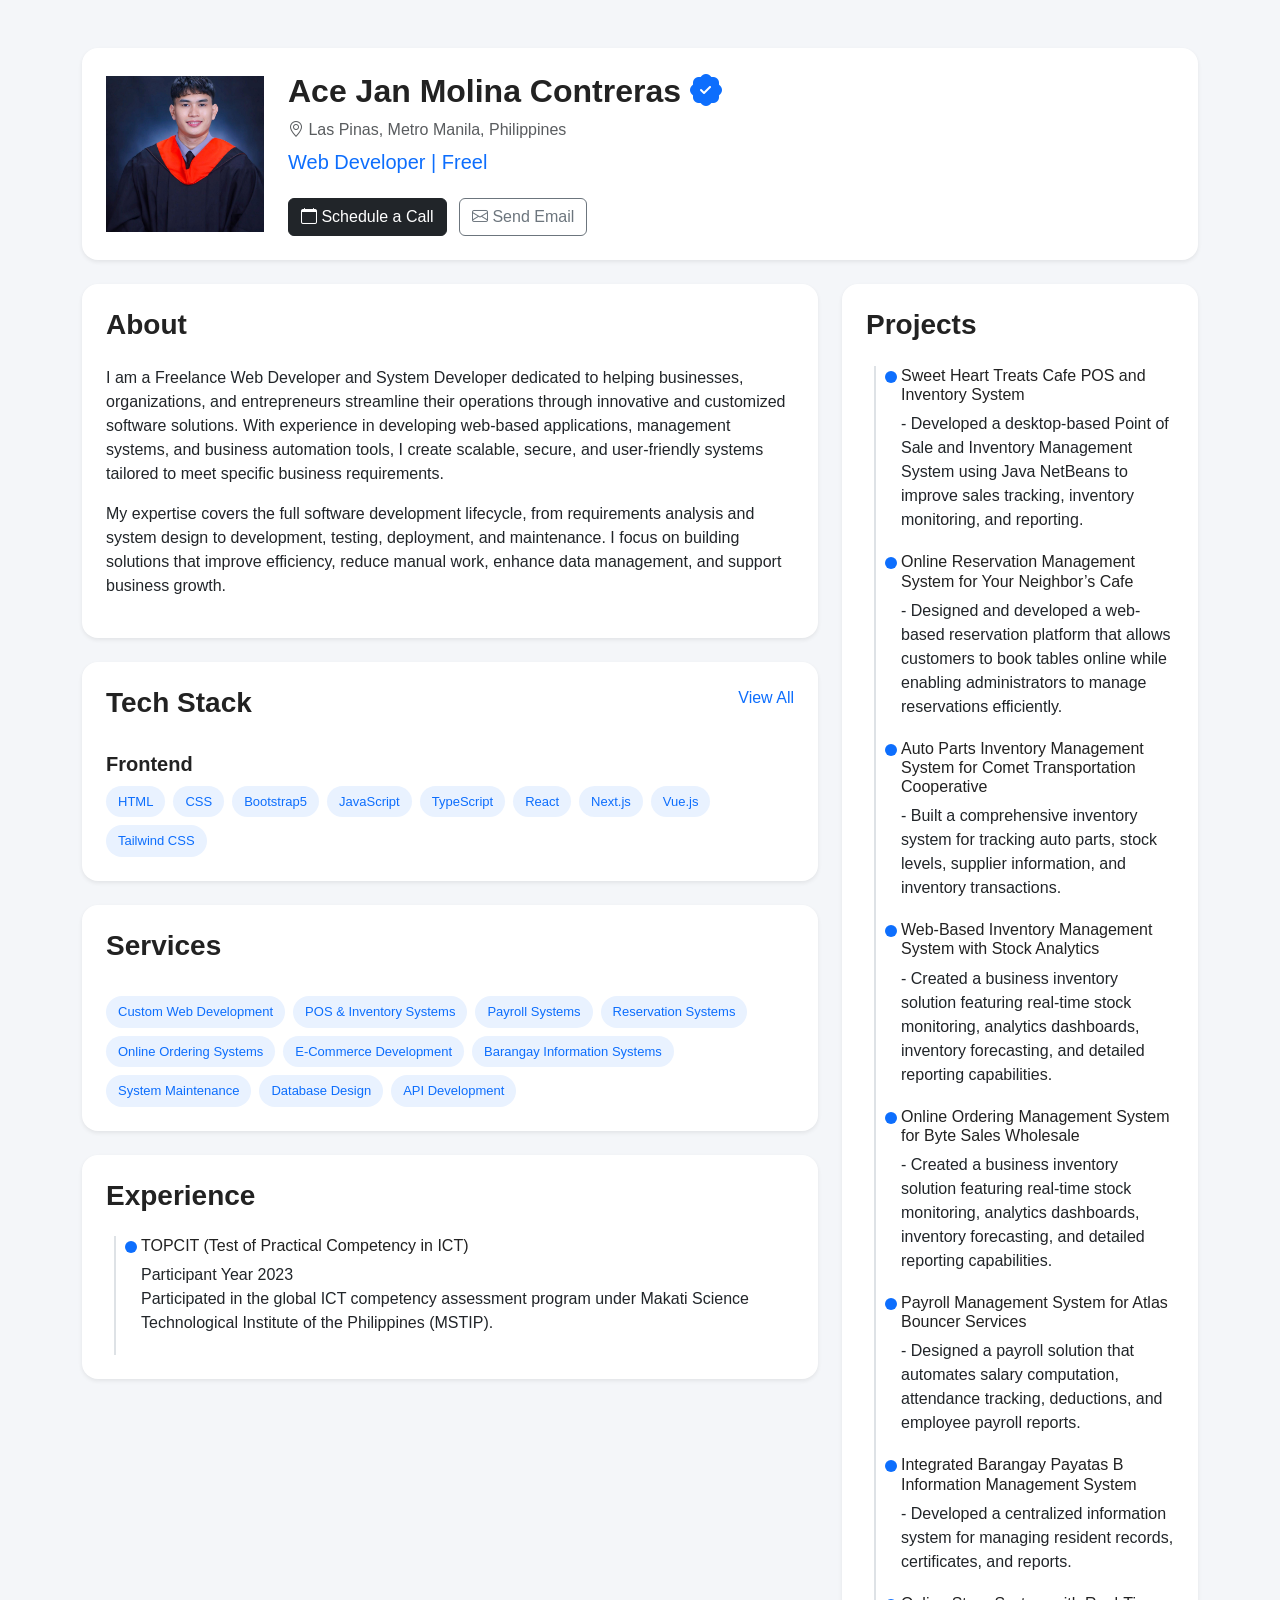
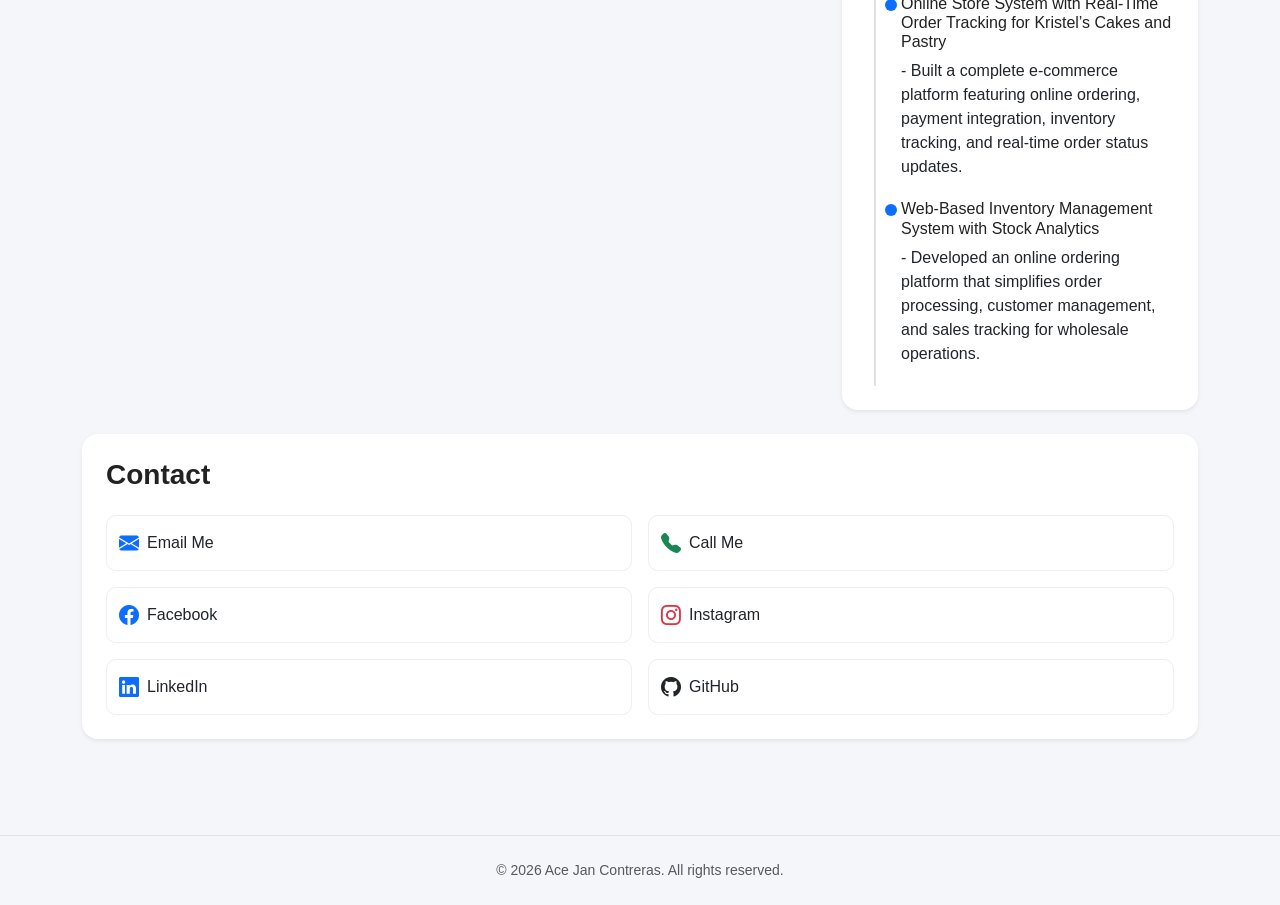
<file: index.html>
<!DOCTYPE html>
<html lang="en">
<head>
<meta charset="UTF-8">
<meta name="viewport" content="width=device-width, initial-scale=1.0">
<title>Developer Portfolio</title>

<link href="https://cdn.jsdelivr.net/npm/bootstrap@5.3.3/dist/css/bootstrap.min.css" rel="stylesheet">
<link href="https://cdn.jsdelivr.net/npm/bootstrap-icons/font/bootstrap-icons.css" rel="stylesheet">
<link href="assets/style.css" rel="stylesheet">
<script src="js/app.js"></script>
</head>

<body>

<div class="container py-5">

    <!-- PROFILE CARD -->
    <div class="card border-0 shadow-sm p-4 profile-card fade-card">
        <div class="row align-items-center">

            <div class="col-md-2 text-center">
                <div class="profile-container">
                    <img src="profile.jpg"
                        alt="Profile"
                        class="profile-img img-fluid">
                </div>
            </div>

            <div class="col-md-10">
                <div class="d-flex justify-content-between align-items-start flex-wrap">
                    <div>
                        <h2 class="fw-bold">
                            Ace Jan Molina Contreras
                            <i class="bi bi-patch-check-fill text-primary"></i>
                        </h2>

                        <p class="text-muted mb-2">
                            <i class="bi bi-geo-alt"></i>
                            Las Pinas, Metro Manila, Philippines
                        </p>

                        <h5 id="typing" class="typing-text"></h5>
                    </div>
                </div>

                <div class="mt-3">
                    <button class="btn btn-dark me-2">
                        <i class="bi bi-calendar"></i>
                        Schedule a Call
                    </button>

                    <a href="mailto:acejan08@gmail.com?subject=Project Inquiry&body=Hello, I would like to discuss a project with you."
                       class="btn btn-outline-secondary me-2">
                        <i class="bi bi-envelope"></i>
                        Send Email
                    </a>
                </div>
            </div>

        </div>
    </div>

    <!-- CONTENT ROW (LEFT + RIGHT FIXED) -->
    <div class="row mt-4">

        <!-- LEFT SIDE -->
        <div class="col-lg-8">

            <!-- ABOUT -->
            <div class="card border-0 shadow-sm p-4 mb-4 fade-card">
                <h3 class="fw-bold mb-4">About</h3>

                <p>
                    I am a Freelance Web Developer and System Developer dedicated to helping businesses, organizations, and entrepreneurs streamline their operations through innovative and customized software solutions. With experience in developing web-based applications, management systems, and business automation tools, I create scalable, secure, and user-friendly systems tailored to meet specific business requirements.
                </p>

                <p>
                    My expertise covers the full software development lifecycle, from requirements analysis and system design to development, testing, deployment, and maintenance. I focus on building solutions that improve efficiency, reduce manual work, enhance data management, and support business growth.
                </p>
            </div>

            <!-- TECH STACK -->
            <div class="card border-0 shadow-sm p-4 fade-card">
    <div class="d-flex justify-content-between">
        <h3 class="fw-bold">Tech Stack</h3>
        <a href="tech-stack.html" id="viewAllBtn" class="text-decoration-none">View All</a>
    </div>

    <div class="mt-4">

        <h5 class="fw-bold">Frontend</h5>
        <div class="tech-list">
            <span>HTML</span>
            <span>CSS</span>
            <span>Bootstrap5</span>
            <span>JavaScript</span>
            <span>TypeScript</span>
            <span>React</span>
            <span>Next.js</span>
            <span>Vue.js</span>
            <span>Tailwind CSS</span>
        </div>

        <!-- Hidden sections -->
        <div id="extraTech" style="display: none;">

            <h5 class="fw-bold mt-4">Backend</h5>
            <div class="tech-list">
                <span>Node.js</span>
                <span>Python</span>
                <span>PHP</span>
                <span>Laravel</span>
                <span>PostgreSQL</span>
                <span>MongoDB</span>
                <span>MySQL</span>
            </div>

            <h5 class="fw-bold mt-4">Programming Languages</h5>
            <div class="tech-list">
                <span>JAVA</span>
                <span>C++</span>
                <span>PYTHON</span>
                <span>C#</span>
                <span>RUBY</span>
                <span>PHP</span>
                <span>JAVASCRIPT</span>
            </div>

            <h5 class="fw-bold mt-4">Developer tools</h5>
            <div class="tech-list">
                <span>GIT</span>
                <span>GitHUB</span>
                <span>VS CODE</span>
                <span>PyCharm</span>
                <span>Discord</span>
                <span>Figma</span>
            </div>

        </div>
    </div>
</div>

            <!-- SERVICES -->
            <div class="card border-0 shadow-sm p-4 mt-4 fade-card">
                <h3 class="fw-bold mb-4">Services</h3>
                <div class="tech-list">
                    <span>Custom Web Development</span>
                    <span>POS & Inventory Systems</span>
                    <span>Payroll Systems</span>
                    <span>Reservation Systems</span>
                    <span>Online Ordering Systems</span>
                    <span>E-Commerce Development</span>
                    <span>Barangay Information Systems</span>
                    <span>System Maintenance</span>
                    <span>Database Design</span>
                    <span>API Development</span>
                </div>
            </div>

            <!-- EXPERIENCE -->
            <div class="card border-0 shadow-sm p-4 mt-4 fade-card">
                <h3 class="fw-bold mb-4">Experience</h3>
                <div class="timeline">
                    <div class="timeline-item">
                        <h6>TOPCIT (Test of Practical Competency in ICT)</h6>
                        <p>
                            Participant Year 2023<br>
                            Participated in the global ICT competency assessment program under Makati Science Technological Institute of the Philippines (MSTIP).
                        </p>
                    </div>
                </div>
            </div>

        </div>

        <!-- RIGHT SIDE -->
        <div class="col-lg-4">

            <!-- PROJECTS -->
            <div class="card border-0 shadow-sm p-4 fade-card">
                <h3 class="fw-bold mb-4">Projects</h3>

                <div class="timeline">

                    <div class="timeline-item">
                        <h6>Sweet Heart Treats Cafe POS and Inventory System</h6>
                        <p>- Developed a desktop-based Point of Sale and Inventory Management System using Java NetBeans to improve sales tracking, inventory monitoring, and reporting.</p>
                    </div>

                    <div class="timeline-item">
                        <h6>Online Reservation Management System for Your Neighbor’s Cafe</h6>
                        <p>- Designed and developed a web-based reservation platform that allows customers to book tables online while enabling administrators to manage reservations efficiently.</p>
                    </div>

                    <div class="timeline-item">
                        <h6>Auto Parts Inventory Management System for Comet Transportation Cooperative</h6>
                        <p>- Built a comprehensive inventory system for tracking auto parts, stock levels, supplier information, and inventory transactions.</p>
                    </div>

                    <div class="timeline-item">
                        <h6>Web-Based Inventory Management System with Stock Analytics</h6>
                        <p>- Created a business inventory solution featuring real-time stock monitoring, analytics dashboards, inventory forecasting, and detailed reporting capabilities.</p>
                    </div>

                    <div class="timeline-item">
                        <h6>Online Ordering Management System for Byte Sales Wholesale</h6>
                        <p>- Created a business inventory solution featuring real-time stock monitoring, analytics dashboards, inventory forecasting, and detailed reporting capabilities.</p>
                    </div>

                    <div class="timeline-item">
                        <h6>Payroll Management System for Atlas Bouncer Services</h6>
                        <p>- Designed a payroll solution that automates salary computation, attendance tracking, deductions, and employee payroll reports.</p>
                    </div>

                    <div class="timeline-item">
                        <h6>Integrated Barangay Payatas B Information Management System</h6>
                        <p>- Developed a centralized information system for managing resident records, certificates, and reports.</p>
                    </div>

                    <div class="timeline-item">
                        <h6>Online Store System with Real-Time Order Tracking for Kristel’s Cakes and Pastry</h6>
                        <p>- Built a complete e-commerce platform featuring online ordering, payment integration, inventory tracking, and real-time order status updates.</p>
                    </div>

                    <div class="timeline-item">
                        <h6>Web-Based Inventory Management System with Stock Analytics</h6>
                        <p>- Developed an online ordering platform that simplifies order processing, customer management, and sales tracking for wholesale operations.</p>
                    </div>

                </div>
            </div>

        </div>
    </div>

    <!-- CONTACT (FIXED: now OUTSIDE but properly aligned container-wide) -->
    <div class="row mt-4">
        <div class="col-12">

            <div class="card border-0 shadow-sm p-4 fade-card">
                <h3 class="fw-bold mb-4">Contact</h3>

                <div class="row g-3">

                    <div class="col-md-6">
                        <a href="mailto:acejan08@gmail.com"
                           class="d-flex align-items-center gap-2 text-decoration-none text-dark contact-item">
                            <i class="bi bi-envelope-fill fs-5 text-primary"></i>
                            <span>Email Me</span>
                        </a>
                    </div>

                    <div class="col-md-6">
                        <a href="tel:+639637063665"
                           class="d-flex align-items-center gap-2 text-decoration-none text-dark contact-item">
                            <i class="bi bi-telephone-fill fs-5 text-success"></i>
                            <span>Call Me</span>
                        </a>
                    </div>

                    <div class="col-md-6">
                        <a href="https://www.facebook.com/acejan.contreras.7/"
                           target="_blank"
                           class="d-flex align-items-center gap-2 text-decoration-none text-dark contact-item">
                            <i class="bi bi-facebook fs-5 text-primary"></i>
                            <span>Facebook</span>
                        </a>
                    </div>

                    <div class="col-md-6">
                        <a href="https://www.instagram.com/1st_soju/"
                           target="_blank"
                           class="d-flex align-items-center gap-2 text-decoration-none text-dark contact-item">
                            <i class="bi bi-instagram fs-5 text-danger"></i>
                            <span>Instagram</span>
                        </a>
                    </div>

                    <div class="col-md-6">
                        <a href="https://www.linkedin.com/in/yourprofile"
                           target="_blank"
                           class="d-flex align-items-center gap-2 text-decoration-none text-dark contact-item">
                            <i class="bi bi-linkedin fs-5 text-primary"></i>
                            <span>LinkedIn</span>
                        </a>
                    </div>

                    <div class="col-md-6">
                        <a href="https://github.com/acesupremo"
                           target="_blank"
                           class="d-flex align-items-center gap-2 text-decoration-none text-dark contact-item">
                            <i class="bi bi-github fs-5 text-dark"></i>
                            <span>GitHub</span>
                        </a>
                    </div>

                </div>
            </div>

        </div>
    </div>

</div>

<!-- FOOTER -->
<footer class="text-center mt-5 py-4 border-top">
    <p class="mb-0 text-muted">
        © 2026 Ace Jan Contreras. All rights reserved.
    </p>
</footer>

</body>
</html>
</file>
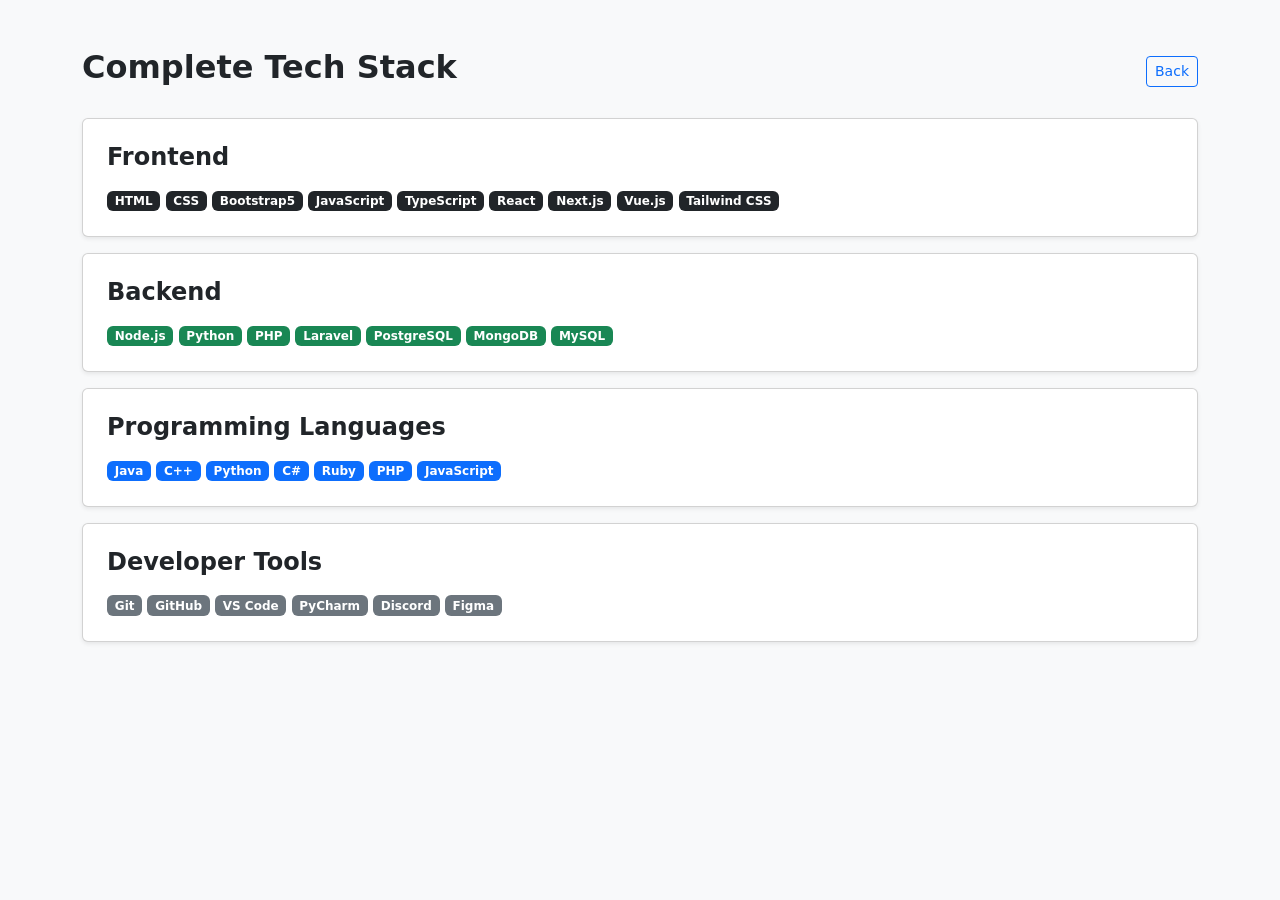
<file: tech-stack.html>
<!DOCTYPE html>
<html lang="en">
<head>
    <meta charset="UTF-8">
    <meta name="viewport" content="width=device-width, initial-scale=1.0">
    <title>Tech Stack - Full List</title>

    <link href="https://cdn.jsdelivr.net/npm/bootstrap@5.3.0/dist/css/bootstrap.min.css" rel="stylesheet">
</head>
<body class="bg-light">

<div class="container py-5">

    <div class="d-flex justify-content-between align-items-center mb-4">
        <h2 class="fw-bold">Complete Tech Stack</h2>
        <a href="index.html" class="btn btn-outline-primary btn-sm">Back</a>
    </div>

    <!-- Frontend -->
    <div class="card p-4 mb-3 shadow-sm">
        <h4 class="fw-bold">Frontend</h4>
        <div class="mt-2">
            <span class="badge bg-dark">HTML</span>
            <span class="badge bg-dark">CSS</span>
            <span class="badge bg-dark">Bootstrap5</span>
            <span class="badge bg-dark">JavaScript</span>
            <span class="badge bg-dark">TypeScript</span>
            <span class="badge bg-dark">React</span>
            <span class="badge bg-dark">Next.js</span>
            <span class="badge bg-dark">Vue.js</span>
            <span class="badge bg-dark">Tailwind CSS</span>
        </div>
    </div>

    <!-- Backend -->
    <div class="card p-4 mb-3 shadow-sm">
        <h4 class="fw-bold">Backend</h4>
        <div class="mt-2">
            <span class="badge bg-success">Node.js</span>
            <span class="badge bg-success">Python</span>
            <span class="badge bg-success">PHP</span>
            <span class="badge bg-success">Laravel</span>
            <span class="badge bg-success">PostgreSQL</span>
            <span class="badge bg-success">MongoDB</span>
            <span class="badge bg-success">MySQL</span>
        </div>
    </div>

    <!-- Programming Languages -->
    <div class="card p-4 mb-3 shadow-sm">
        <h4 class="fw-bold">Programming Languages</h4>
        <div class="mt-2">
            <span class="badge bg-primary">Java</span>
            <span class="badge bg-primary">C++</span>
            <span class="badge bg-primary">Python</span>
            <span class="badge bg-primary">C#</span>
            <span class="badge bg-primary">Ruby</span>
            <span class="badge bg-primary">PHP</span>
            <span class="badge bg-primary">JavaScript</span>
        </div>
    </div>

    <!-- Tools -->
    <div class="card p-4 mb-3 shadow-sm">
        <h4 class="fw-bold">Developer Tools</h4>
        <div class="mt-2">
            <span class="badge bg-secondary">Git</span>
            <span class="badge bg-secondary">GitHub</span>
            <span class="badge bg-secondary">VS Code</span>
            <span class="badge bg-secondary">PyCharm</span>
            <span class="badge bg-secondary">Discord</span>
            <span class="badge bg-secondary">Figma</span>
        </div>
    </div>

</div>

</body>
</html>
</file>
<file: assets/style.css>
/* =======================
   GLOBAL STYLES
======================= */
body {
    background: #f4f6f9;
    font-family: "Segoe UI", Arial, sans-serif;
    color: #333;
}

/* Smooth fade animation for cards */
.fade-card {
    animation: fadeInUp 0.6s ease forwards;
}

@keyframes fadeInUp {
    from {
        opacity: 0;
        transform: translateY(20px);
    }
    to {
        opacity: 1;
        transform: translateY(0);
    }
}


/* Typing text */
.typing-text {
    font-weight: 500;
    color: #0d6efd;
    min-height: 24px;
}

/* Buttons spacing on mobile */
@media (max-width: 576px) {
    .profile-card .btn {
        width: 100%;
        margin-bottom: 10px;
    }
}

/* =======================
   CARDS
======================= */
.card {
    border-radius: 16px;
    transition: transform 0.2s ease, box-shadow 0.2s ease;
}

.card:hover {
    transform: translateY(-4px);
    box-shadow: 0 12px 25px rgba(0, 0, 0, 0.08);
}

/* =======================
   TECH STACK / TAGS
======================= */
.tech-list {
    display: flex;
    flex-wrap: wrap;
    gap: 8px;
    margin-top: 10px;
}

.tech-list span {
    background: #e9f2ff;
    color: #0d6efd;
    padding: 6px 12px;
    border-radius: 20px;
    font-size: 13px;
    font-weight: 500;
    transition: all 0.2s ease;
}

.tech-list span:hover {
    background: #0d6efd;
    color: #fff;
    cursor: pointer;
}

/* =======================
   TIMELINE (PROJECTS & EXPERIENCE)
======================= */
.timeline {
    position: relative;
    padding-left: 20px;
}

.timeline::before {
    content: "";
    position: absolute;
    left: 8px;
    top: 0;
    width: 2px;
    height: 100%;
    background: #dee2e6;
}

.timeline-item {
    position: relative;
    margin-bottom: 20px;
    padding-left: 15px;
}

.timeline-item::before {
    content: "";
    position: absolute;
    left: -1px;
    top: 5px;
    width: 12px;
    height: 12px;
    background: #0d6efd;
    border-radius: 50%;
}

/* =======================
   CONTACT ITEMS
======================= */
.contact-item {
    padding: 12px;
    border-radius: 10px;
    transition: all 0.2s ease;
    background: #fff;
    border: 1px solid #eee;
}

.contact-item:hover {
    background: #f0f6ff;
    transform: translateX(5px);
}

/* =======================
   HEADINGS
======================= */
h2, h3, h5, h6 {
    color: #222;
}

/* =======================
   FOOTER
======================= */
footer {
    background: transparent;
    font-size: 14px;
}
</file>
